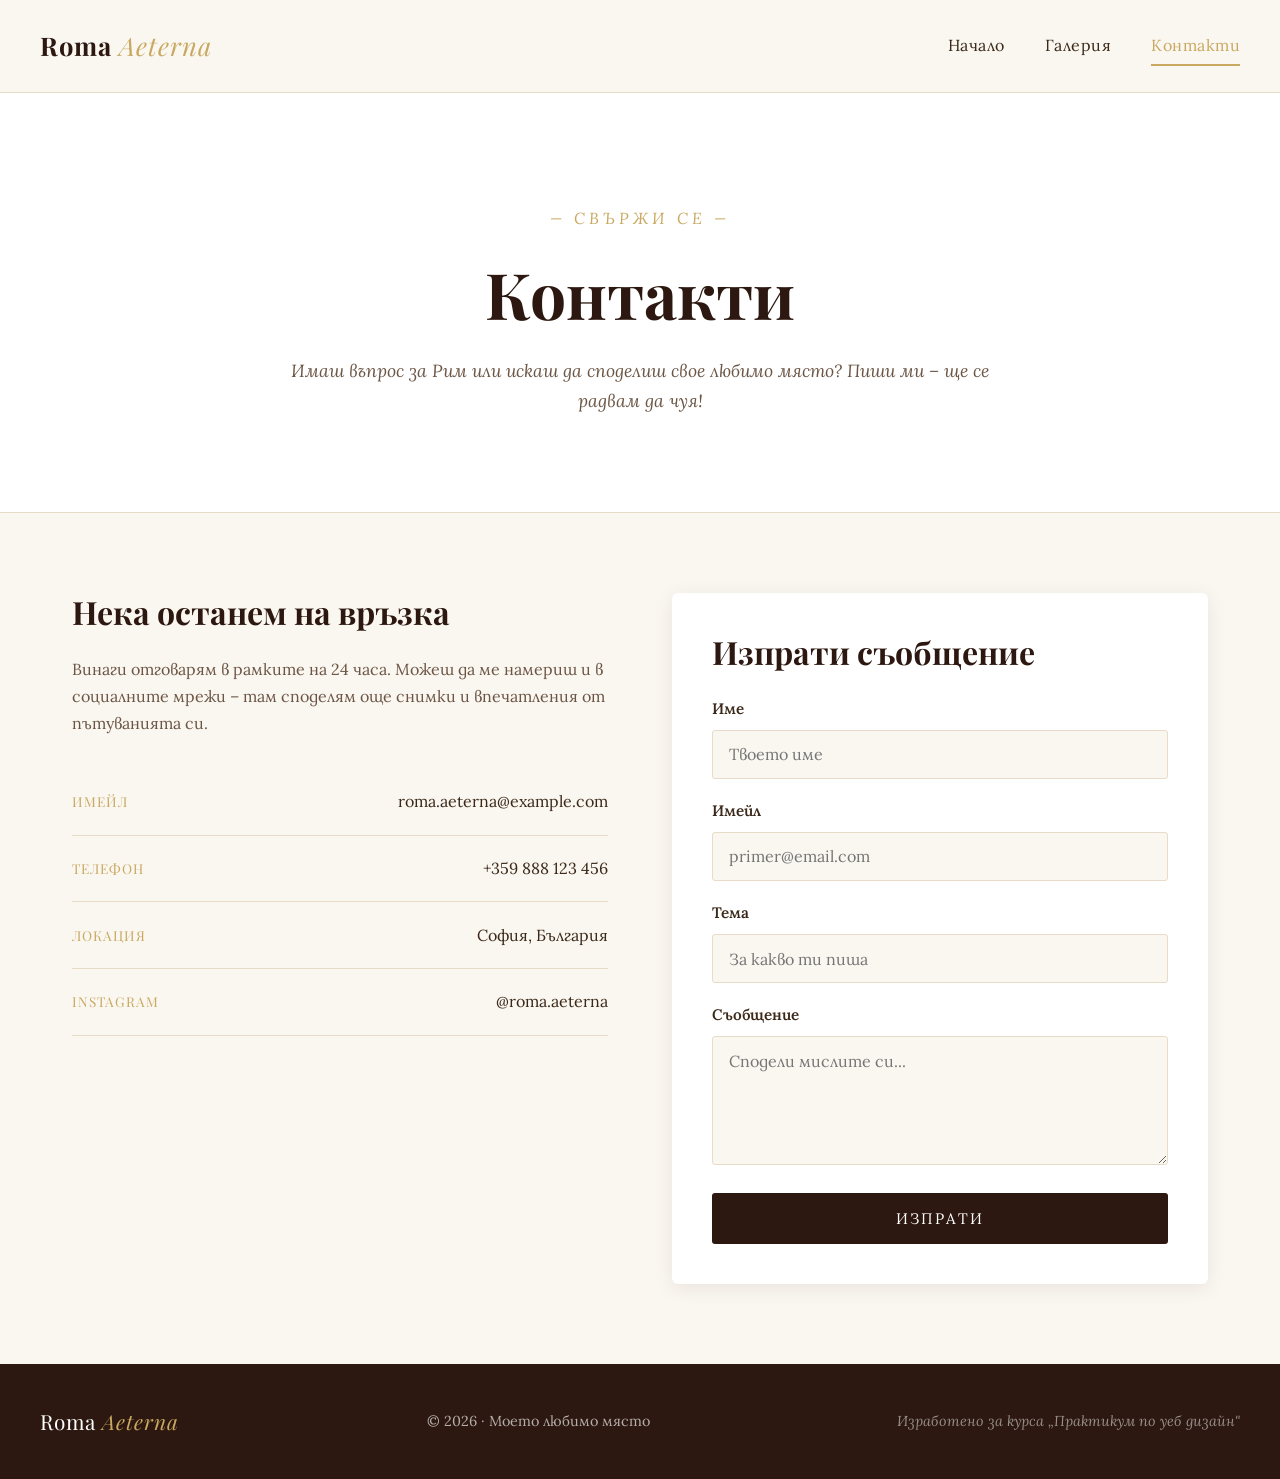
<file: kontakti.html>
<!DOCTYPE html>
<html lang="bg">
<head>
    <meta charset="UTF-8">
    <meta name="viewport" content="width=device-width, initial-scale=1.0">
    <title>Контакти | Рим – Моето любимо място</title>

    <link rel="preconnect" href="https://fonts.googleapis.com">
    <link rel="preconnect" href="https://fonts.gstatic.com" crossorigin>
    <link href="https://fonts.googleapis.com/css2?family=Lora:ital,wght@0,400;0,600;1,400&family=Playfair+Display:wght@400;700;900&display=swap" rel="stylesheet">

    <link rel="stylesheet" href="style.css">
</head>
<body>

    <header class="site-header">
        <div class="header-container">
            <a href="index.html" class="logo">
                Roma <span>Aeterna</span>
            </a>
            <nav class="main-nav">
                <ul>
                    <li><a href="index.html">Начало</a></li>
                    <li><a href="galeriya.html">Галерия</a></li>
                    <li><a href="kontakti.html" class="active">Контакти</a></li>
                </ul>
            </nav>
        </div>
    </header>

    <main>

        <section class="page-hero">
            <div class="page-hero-content">
                <p class="hero-tagline">— Свържи се —</p>
                <h1>Контакти</h1>
                <p class="page-hero-subtitle">
                    Имаш въпрос за Рим или искаш да споделиш свое любимо място?
                    Пиши ми – ще се радвам да чуя!
                </p>
            </div>
        </section>

        <section class="contact">

            <article class="contact-info">
                <h2>Нека останем на връзка</h2>
                <p>
                    Винаги отговарям в рамките на 24 часа. Можеш да ме намериш и в
                    социалните мрежи – там споделям още снимки и впечатления от пътуванията си.
                </p>

                <ul class="contact-list">
                    <li>
                        <span class="contact-label">Имейл</span>
                        <span class="contact-value">roma.aeterna@example.com</span>
                    </li>
                    <li>
                        <span class="contact-label">Телефон</span>
                        <span class="contact-value">+359 888 123 456</span>
                    </li>
                    <li>
                        <span class="contact-label">Локация</span>
                        <span class="contact-value">София, България</span>
                    </li>
                    <li>
                        <span class="contact-label">Instagram</span>
                        <span class="contact-value">@roma.aeterna</span>
                    </li>
                </ul>
            </article>

            <article class="contact-form-wrapper">
                <h2>Изпрати съобщение</h2>

                <form class="contact-form" action="#" method="post">

                    <div class="form-group">
                        <label for="name">Име</label>
                        <input type="text" id="name" name="name" placeholder="Твоето име" required>
                    </div>

                    <div class="form-group">
                        <label for="email">Имейл</label>
                        <input type="email" id="email" name="email" placeholder="primer@email.com" required>
                    </div>

                    <div class="form-group">
                        <label for="subject">Тема</label>
                        <input type="text" id="subject" name="subject" placeholder="За какво ти пиша">
                    </div>

                    <div class="form-group">
                        <label for="message">Съобщение</label>
                        <textarea id="message" name="message" rows="5" placeholder="Сподели мислите си..." required></textarea>
                    </div>

                    <button type="submit" class="btn-submit">Изпрати</button>

                </form>
            </article>

        </section>

    </main>

    <footer class="site-footer">
        <div class="footer-container">
            <p class="footer-brand">Roma <span>Aeterna</span></p>
            <p class="footer-copy">&copy; 2026 · Моето любимо място</p>
            <p class="footer-note">Изработено за курса „Практикум по уеб дизайн"</p>
        </div>
    </footer>

</body>
</html>
</file>
<file: style.css>
:root {
    --color-bg:          #faf6f0;   
    --color-card:        #ffffff;  
    --color-dark:        #2c1810;   
    --color-brown:       #8b6f47;   
    --color-gold:        #c9a961;   
    --color-text:        #3a2818;   
    --color-text-light:  #6b5544;   
    --color-border:      #e8dcc8;   

    
    --font-heading: 'Playfair Display', Georgia, serif;
    --font-body:    'Lora', Georgia, serif;

    
    --shadow-soft:  0 4px 20px rgba(44, 24, 16, 0.08);
    --shadow-hover: 0 12px 35px rgba(44, 24, 16, 0.18);
}


* {
    margin: 0;
    padding: 0;
    box-sizing: border-box;
}

body {
    font-family: var(--font-body);
    color: var(--color-text);
    background-color: var(--color-bg);
    line-height: 1.7;
    font-size: 16px;
}

h1, h2, h3, h4 {
    font-family: var(--font-heading);
    color: var(--color-dark);
    font-weight: 700;
    line-height: 1.2;
}

img {
    max-width: 100%;
    display: block;
}

a {
    color: var(--color-dark);
    text-decoration: none;
}


.site-header {
    background-color: var(--color-bg);
    border-bottom: 1px solid var(--color-border);
    padding: 1.5rem 2rem;
    position: sticky;      
    top: 0;
    z-index: 100;
}

.header-container {
    max-width: 1200px;
    margin: 0 auto;
  
    display: flex;
    justify-content: space-between;  
    align-items: center;             
}

.logo {
    font-family: var(--font-heading);
    font-size: 1.6rem;
    font-weight: 700;
    color: var(--color-dark);
    letter-spacing: 1px;
}

.logo span {
    color: var(--color-gold);
    font-style: italic;
    font-weight: 400;
}

.main-nav ul {
    display: flex;
    gap: 2.5rem;
    list-style: none;
}

.main-nav a {
    color: var(--color-text);
    font-family: var(--font-body);
    font-size: 1rem;
    letter-spacing: 0.5px;
    padding: 0.3rem 0;
    position: relative;
    transition: color 0.3s ease;
}

.main-nav a:hover {
    color: var(--color-gold);
}

.main-nav a.active {
    color: var(--color-gold);
}


.main-nav a.active::after {
    content: '';
    position: absolute;
    bottom: -6px;
    left: 0;
    right: 0;
    height: 2px;
    background-color: var(--color-gold);
}



.hero {
   
    background:
        linear-gradient(rgba(44, 24, 16, 0.55), rgba(44, 24, 16, 0.55)),
        url('https://images.unsplash.com/photo-1552832230-c0197dd311b5?w=1600&q=80') center / cover;
    min-height: 75vh;
    display: flex;
    align-items: center;
    justify-content: center;
    text-align: center;
    color: #fff;
    padding: 4rem 2rem;
}

.hero-content {
    max-width: 800px;
}

.hero-tagline {
    font-family: var(--font-body);
    font-style: italic;
    font-size: 1rem;
    letter-spacing: 4px;
    text-transform: uppercase;
    color: var(--color-gold);
    margin-bottom: 1.5rem;
}

.hero-title {
    font-size: 6rem;
    color: #fff;
    margin-bottom: 1.5rem;
    letter-spacing: 6px;
    font-weight: 900;
}

.hero-subtitle {
    font-size: 1.3rem;
    font-style: italic;
    color: rgba(255, 255, 255, 0.92);
    font-family: var(--font-body);
}


.page-hero {
    background-color: var(--color-card);
    padding: 5rem 2rem 4rem;
    text-align: center;
    border-bottom: 1px solid var(--color-border);
}

.page-hero-content {
    max-width: 700px;
    margin: 0 auto;
}

.page-hero h1 {
    font-size: 3.5rem;
    margin: 0.5rem 0 1.5rem;
}

.page-hero-subtitle {
    font-size: 1.1rem;
    color: var(--color-text-light);
    font-style: italic;
}


.about {
    max-width: 800px;
    margin: 0 auto;
    padding: 5rem 2rem;
    text-align: center;
}

.about h2 {
    font-size: 2.5rem;
    margin-bottom: 0.5rem;
}

.about h2::after {
    content: '';
    display: block;
    width: 60px;
    height: 2px;
    background-color: var(--color-gold);
    margin: 1.5rem auto 2rem;
}

.about p {
    font-size: 1.05rem;
    color: var(--color-text-light);
    margin-bottom: 1.2rem;
}

.about .lead {
    font-size: 1.2rem;
    color: var(--color-text);
}


.attractions {
    max-width: 1200px;
    margin: 0 auto;
    padding: 3rem 2rem 5rem;
}

.section-header {
    text-align: center;
    margin-bottom: 3rem;
}

.section-eyebrow {
    font-family: var(--font-body);
    font-style: italic;
    color: var(--color-gold);
    letter-spacing: 3px;
    text-transform: uppercase;
    font-size: 0.85rem;
    margin-bottom: 0.5rem;
}

.section-header h2 {
    font-size: 2.5rem;
}


.attractions-grid {
    display: grid;
    grid-template-columns: repeat(3, 1fr);   
    gap: 2rem;
}

.card {
    background-color: var(--color-card);
    border-radius: 6px;
    overflow: hidden;
    box-shadow: var(--shadow-soft);
    transition: transform 0.35s ease, box-shadow 0.35s ease;
}

.card:hover {
    transform: translateY(-8px);
    box-shadow: var(--shadow-hover);
}

.card-image {
    overflow: hidden;
    height: 240px;
}

.card-image img {
    width: 100%;
    height: 100%;
    object-fit: cover;
    transition: transform 0.5s ease;
}

.card:hover .card-image img {
    transform: scale(1.06);
}

.card-body {
    padding: 1.8rem 1.5rem 2rem;
}

.card h3 {
    font-size: 1.5rem;
    margin-bottom: 0.8rem;
    color: var(--color-dark);
}

.card p {
    color: var(--color-text-light);
    font-size: 0.98rem;
}


.why-rome {
    background-color: var(--color-dark);
    color: rgba(255, 255, 255, 0.9);
    padding: 5rem 2rem;
}

.why-rome-inner {
    max-width: 900px;
    margin: 0 auto;
}

.why-rome h2 {
    color: #fff;
    font-size: 2.5rem;
    text-align: center;
    margin-bottom: 3rem;
}

.why-rome h2::after {
    content: '';
    display: block;
    width: 60px;
    height: 2px;
    background-color: var(--color-gold);
    margin: 1.5rem auto 0;
}

.reasons-list {
    list-style: none;
}

.reasons-list li {
    display: flex;
    gap: 2rem;
    padding: 1.8rem 0;
    border-bottom: 1px solid rgba(201, 169, 97, 0.2);
}

.reasons-list li:last-child {
    border-bottom: none;
}

.reason-number {
    font-family: var(--font-heading);
    font-size: 2.5rem;
    color: var(--color-gold);
    font-weight: 700;
    min-width: 60px;
}

.reasons-list h3 {
    color: #fff;
    font-size: 1.4rem;
    margin-bottom: 0.4rem;
}

.reasons-list p {
    color: rgba(255, 255, 255, 0.75);
}


.gallery {
    max-width: 1200px;
    margin: 0 auto;
    padding: 4rem 2rem;
    display: grid;
    grid-template-columns: repeat(4, 1fr);
    grid-auto-rows: 220px;
    gap: 1rem;
}

.gallery-item {
    position: relative;
    overflow: hidden;
    border-radius: 4px;
    cursor: pointer;
}

.gallery-item--large {
    grid-column: span 2;
    grid-row: span 2;
}

.gallery-item--tall {
    grid-row: span 2;
}

.gallery-item img {
    width: 100%;
    height: 100%;
    object-fit: cover;
    transition: transform 0.5s ease;
}

.gallery-item:hover img {
    transform: scale(1.08);
}

.gallery-item figcaption {
    position: absolute;
    bottom: 0;
    left: 0;
    right: 0;
    background: linear-gradient(transparent, rgba(44, 24, 16, 0.85));
    color: #fff;
    padding: 2rem 1.2rem 1rem;
    font-family: var(--font-heading);
    font-style: italic;
    font-size: 1rem;
    opacity: 0;
    transition: opacity 0.3s ease;
}

.gallery-item:hover figcaption {
    opacity: 1;
}


.quote {
    background-color: var(--color-card);
    padding: 5rem 2rem;
    text-align: center;
    border-top: 1px solid var(--color-border);
    border-bottom: 1px solid var(--color-border);
}

.quote blockquote {
    max-width: 700px;
    margin: 0 auto;
}

.quote p {
    font-family: var(--font-heading);
    font-style: italic;
    font-size: 1.8rem;
    color: var(--color-dark);
    line-height: 1.4;
    margin-bottom: 1.5rem;
}

.quote cite {
    font-style: normal;
    color: var(--color-gold);
    letter-spacing: 2px;
    text-transform: uppercase;
    font-size: 0.85rem;
}


.contact {
    max-width: 1200px;
    margin: 0 auto;
    padding: 5rem 2rem;
    display: grid;
    grid-template-columns: 1fr 1fr;
    gap: 4rem;
}

.contact h2 {
    font-size: 2rem;
    margin-bottom: 1.5rem;
}

.contact-info > p {
    color: var(--color-text-light);
    margin-bottom: 2rem;
}

.contact-list {
    list-style: none;
}

.contact-list li {
    display: flex;
    justify-content: space-between;
    align-items: center;
    padding: 1.2rem 0;
    border-bottom: 1px solid var(--color-border);
}

.contact-label {
    font-family: var(--font-heading);
    color: var(--color-gold);
    letter-spacing: 1px;
    text-transform: uppercase;
    font-size: 0.85rem;
}

.contact-value {
    color: var(--color-text);
    font-size: 1rem;
}

.contact-form-wrapper {
    background-color: var(--color-card);
    padding: 2.5rem;
    border-radius: 6px;
    box-shadow: var(--shadow-soft);
}

.contact-form {
    display: flex;
    flex-direction: column;
    gap: 1.2rem;
    margin-top: 1rem;
}

.form-group {
    display: flex;
    flex-direction: column;
    gap: 0.5rem;
}

.form-group label {
    font-family: var(--font-body);
    color: var(--color-text);
    font-size: 0.95rem;
    font-weight: 600;
}

.form-group input,
.form-group textarea {
    font-family: var(--font-body);
    padding: 0.85rem 1rem;
    border: 1px solid var(--color-border);
    background-color: var(--color-bg);
    color: var(--color-text);
    font-size: 1rem;
    border-radius: 3px;
    transition: border-color 0.3s ease, background-color 0.3s ease;
}

.form-group input:focus,
.form-group textarea:focus {
    outline: none;
    border-color: var(--color-gold);
    background-color: #fff;
}

.form-group textarea {
    resize: vertical;
    min-height: 120px;
    font-family: var(--font-body);
}

.btn-submit {
    background-color: var(--color-dark);
    color: #fff;
    border: none;
    padding: 1rem 2rem;
    font-family: var(--font-body);
    font-size: 0.95rem;
    letter-spacing: 2px;
    text-transform: uppercase;
    cursor: pointer;
    margin-top: 0.5rem;
    border-radius: 3px;
    transition: background-color 0.3s ease, transform 0.2s ease;
}

.btn-submit:hover {
    background-color: var(--color-brown);
    transform: translateY(-2px);
}


.site-footer {
    background-color: var(--color-dark);
    color: rgba(255, 255, 255, 0.65);
    padding: 2.5rem 2rem;
}

.footer-container {
    max-width: 1200px;
    margin: 0 auto;
    display: flex;
    justify-content: space-between;
    align-items: center;
    flex-wrap: wrap;
    gap: 1rem;
}

.footer-brand {
    font-family: var(--font-heading);
    font-size: 1.3rem;
    color: #fff;
    letter-spacing: 1px;
}

.footer-brand span {
    color: var(--color-gold);
    font-style: italic;
}

.footer-copy,
.footer-note {
    font-size: 0.9rem;
}

.footer-note {
    font-style: italic;
    color: rgba(255, 255, 255, 0.5);
}



@media (max-width: 768px) {

    .header-container {
        flex-direction: column;
        gap: 1rem;
    }

    .main-nav ul {
        gap: 1.5rem;
        flex-wrap: wrap;
        justify-content: center;
    }

    .hero {
        min-height: 60vh;
    }

    .hero-title {
        font-size: 3.5rem;
        letter-spacing: 3px;
    }

    .hero-subtitle {
        font-size: 1rem;
    }

    .page-hero h1 {
        font-size: 2.3rem;
    }

    .attractions-grid {
        grid-template-columns: 1fr;
    }

    .gallery {
        grid-template-columns: repeat(2, 1fr);
        grid-auto-rows: 180px;
    }

    .gallery-item--large,
    .gallery-item--tall {
        grid-column: span 2;
        grid-row: span 1;
    }

    .reasons-list li {
        flex-direction: column;
        gap: 0.5rem;
    }

    .contact {
        grid-template-columns: 1fr;
        gap: 3rem;
        padding: 3rem 1.5rem;
    }

    .contact-list li {
        flex-direction: column;
        align-items: flex-start;
        gap: 0.3rem;
    }

    .footer-container {
        flex-direction: column;
        text-align: center;
    }

    .about,
    .attractions {
        padding: 3rem 1.5rem;
    }

    .quote p {
        font-size: 1.3rem;
    }

    .quote {
        padding: 3rem 1.5rem;
    }
}



@media (min-width: 1200px) {

    .hero {
        min-height: 85vh;
    }

    .hero-title {
        font-size: 7.5rem;
        letter-spacing: 8px;
    }

    .hero-subtitle {
        font-size: 1.5rem;
    }

    .page-hero {
        padding: 7rem 2rem 6rem;
    }

    .page-hero h1 {
        font-size: 4rem;
    }

    .attractions-grid {
        gap: 2.5rem;
    }

    .gallery {
        grid-auto-rows: 260px;
        gap: 1.5rem;
    }
}
</file>
